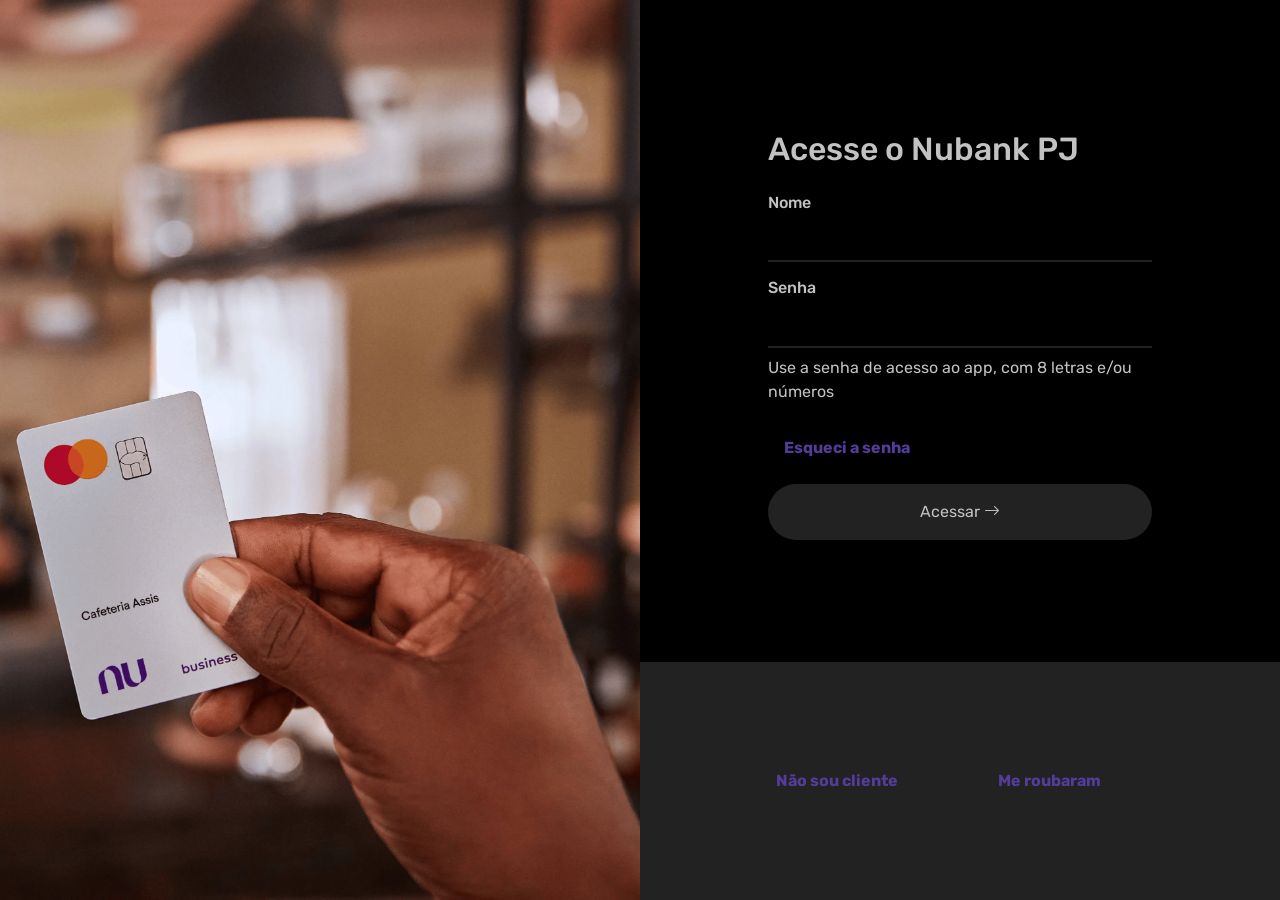
<file: index.html>
<!DOCTYPE html>
<html lang="en">
<head>

    <meta charset="UTF-8">
    <meta name="viewport" content="width=device-width, initial-scale=1.0">
    <title>Nubank - Finanças</title>

    <!-- Bootstrap CSS -->
    <link href="https://cdn.jsdelivr.net/npm/bootstrap@5.0.2/dist/css/bootstrap.min.css" rel="stylesheet" integrity="sha384-EVSTQN3/azprG1Anm3QDgpJLIm9Nao0Yz1ztcQTwFspd3yD65VohhpuuCOmLASjC" crossorigin="anonymous">
    
    <!-- Bootstrap Icons -->
    <link rel="stylesheet" href="https://cdn.jsdelivr.net/npm/bootstrap-icons@1.11.3/font/bootstrap-icons.min.css">
    
    <!-- Google Fonts -->
    <link rel="preconnect" href="https://fonts.googleapis.com">
    <link rel="preconnect" href="https://fonts.gstatic.com" crossorigin>
    <link href="https://fonts.googleapis.com/css2?family=Rubik:ital,wght@0,300..900;1,300..900&display=swap" rel="stylesheet">

    <link rel="stylesheet" href="style.css">

</head>


<body>
    
    <div id="container-all" class="container-fluid g-0 d-flex flex-row">

        <div id="container-image" class="col-6 d-none d-lg-block">

        </div>

        <div id="container-login" class="col-lg-6 col-12 g-0 d-flex flex-column justify-content-start align-items-center">

            <form id="login" action="login.php" method="POST" class="w-100 my-3 d-flex flex-column justify-content-center align-items-start">
                
                <h1 class="py-2 text-nowrap align-self-center align-self-lg-start">Acesse o Nubank PJ</h1>

                <div id="login-input-username" class="login-input-field">
                    <h3>Nome</h3>
                    <input type="text" name="username" id="login-username">
                </div>


                <div id="login-input-password" class="login-input-field">
                    <h3>Senha</h3>
                    <input type="text" name="password" id="login-password">
                    <p class="pt-2">Use a senha de acesso ao app, com 8 letras e/ou números</p>
                </div>

                <button id="button-forgot" class="pt-2 pb-4 ps-3">Esqueci a senha</button>

                <button type="submit" id="button-access" class="p-3">Acessar <i class="bi bi-arrow-right"></i></button>
            
            </form>

            <div id="login-footer" class="container-fluid w-100 h-25  d-flex flex-row justify-content-center gap-5">
                
                <button class="ml-lg-5 m-sm-1 m-0">Não sou cliente</button>
                <button class="m-lg-5 m-sm-1 m-0"> Me roubaram</button>

            </div>

        </div>

    </div>


    <script src="https://cdn.jsdelivr.net/npm/bootstrap@5.3.0/dist/js/bootstrap.bundle.min.js"></script>

</body>

</html>
</file>
<file: style.css>
*{
    margin: 0;
    padding: 0;
    font-family: 'Rubik';
    color: #c2c2c2;
}

html, body{
    min-width: 100vw;
    min-height: 100%;
    color: #fff;
    overflow-x: hidden;
}

#container-all{
    background-color: #000;
    height: 100vh;
    width: 100vw;
}

#container-image{
    background-image: url(images/pj.web.login.login_webapp.webp);
    background-size: cover;
    background-position: center;
    background-repeat: no-repeat;
    height: 100%;
}

#container-login{
    background-color: #000;
}

#login{
    height: 70%;
    margin: 2.5% 0;
    padding: 0 20%;
}

#login-footer{    
    flex-grow: 1;
    background-color: #222;
}

#login-footer button, #button-forgot{
    color: #553C9A;
    background: none;
    border: none;
    font-weight: bolder;
}

#login-footer button:hover, #button-forgot:hover{
    color: #8161d8;
}

#login h1{
    font-size: 2em;
}

.login-input-field{
    width: 100%;
    padding: 0.5em 0;
}

.login-input-field h3{
    font-size: 1em;
}

.login-input-field input{
    width: 100%;
    background: none;
    border: none;
    outline:none;
    padding: 0.3em 0;
    border-bottom: 2px solid #222;
    font-size: 1.2em;
}

#button-access{
    width: 100%;
    background-color: #222;
    color: #c2c2c2;
    border-radius: 3em;
    border: none;
    transition: 0.1s;
}

#button-access:hover{
    background-color: #391c88;
}

#button-access:active{
    background-color: #222;
}
</file>
